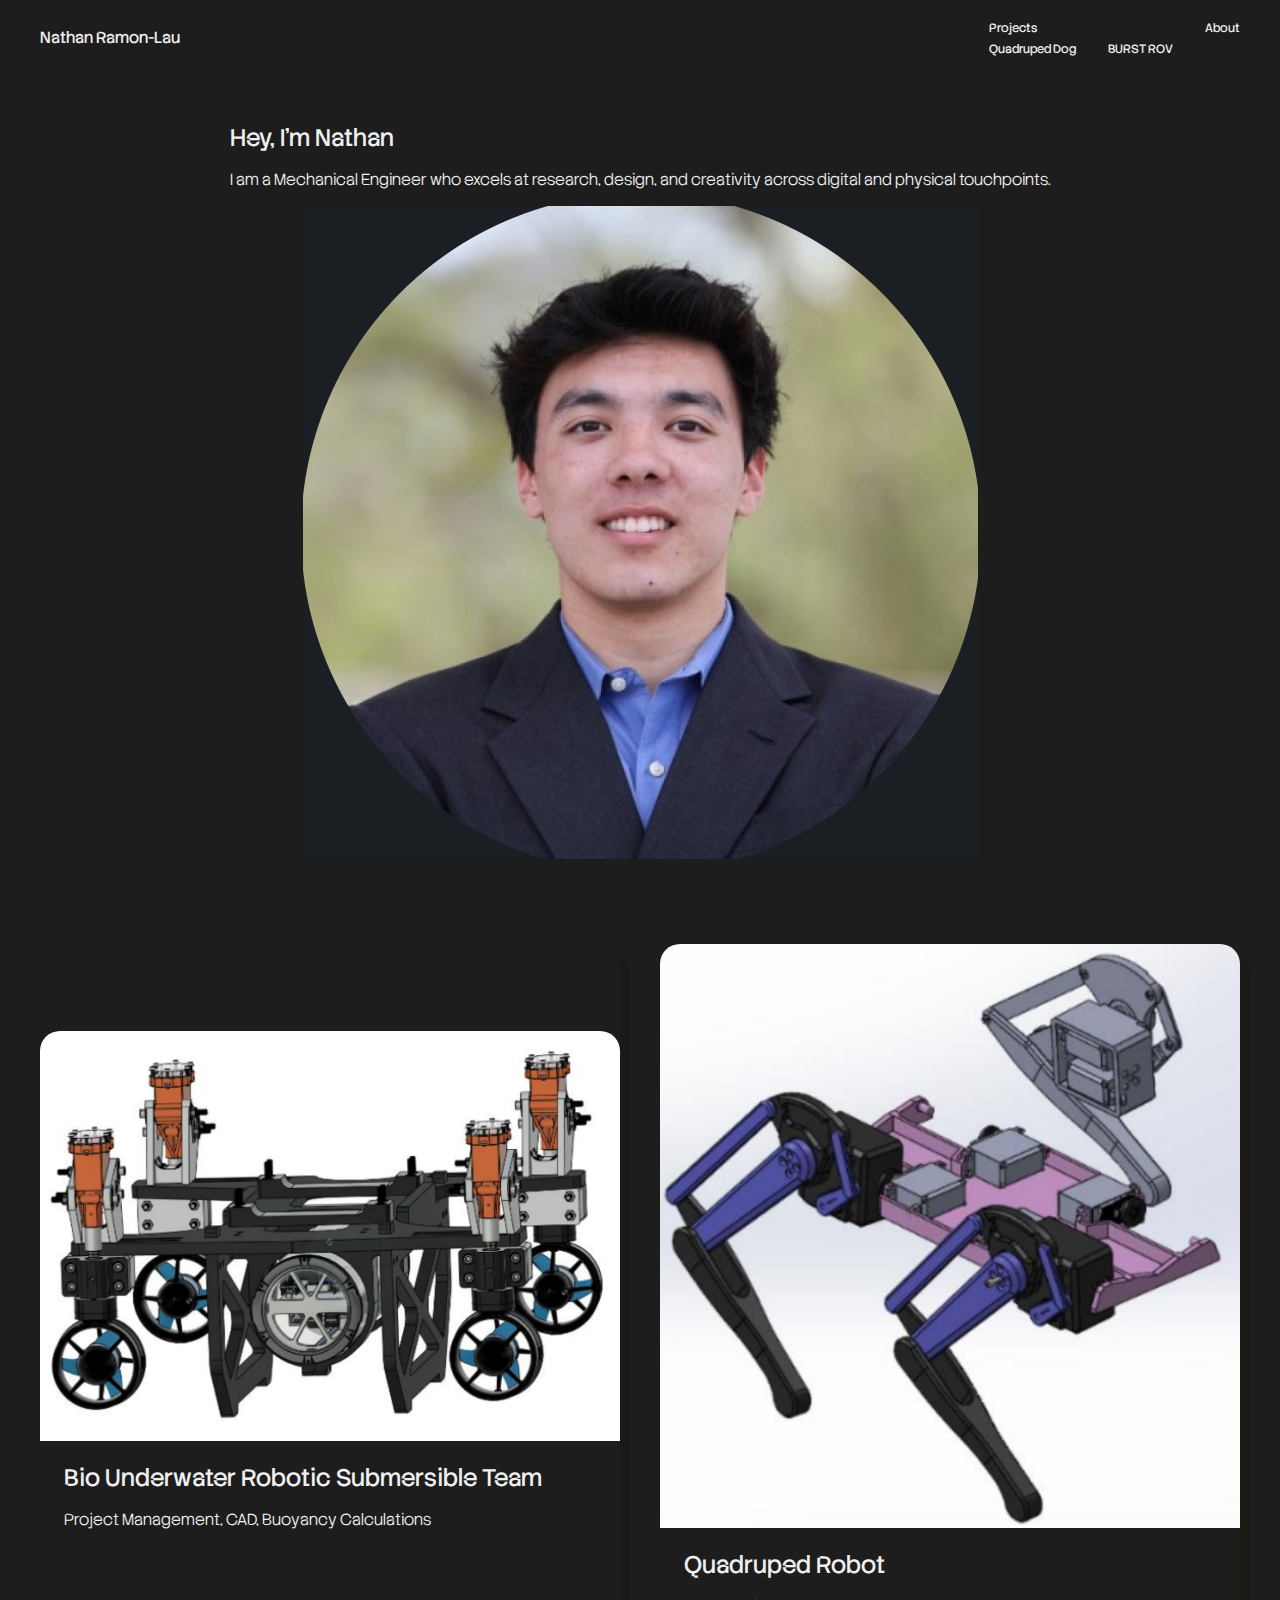
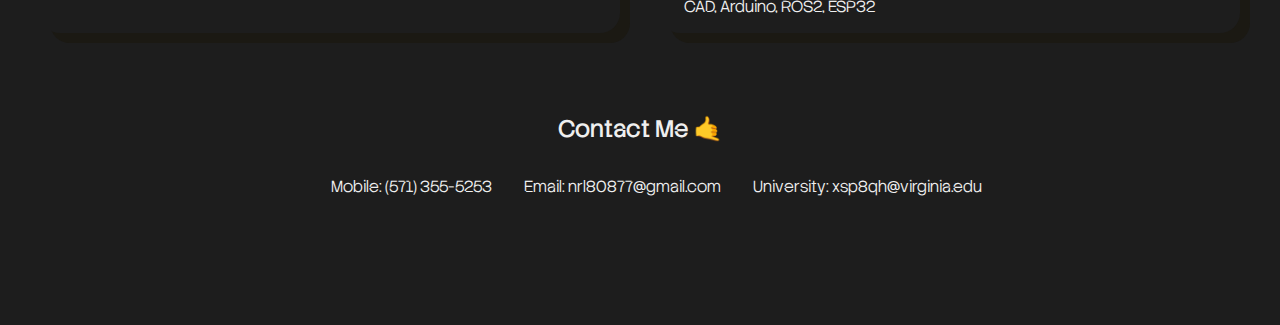
<file: index.html>
<!DOCTYPE html>
<html lang="en">
<head>
    <meta charset="UTF-8">
    <link rel="stylesheet" href="static/style.css">
    <link rel="preconnect" href="https://fonts.googleapis.com">
    <link rel="preconnect" href="https://fonts.gstatic.com" crossorigin>
    <link href="https://fonts.googleapis.com/css2?family=Stack+Sans+Notch:wght@200..700&display=swap" rel="stylesheet">
    <link rel="icon" type="image/x-icon" href="static/logos/favicon.ico">
    <title>Nathan Ramon-Lau</title>
</head>
<body>
    <header class="main-header">
        <div class="logo"><a href="index.html">Nathan Ramon-Lau</a></div>
        <nav class="main-nav">
            <ul>
                <li><a href="#">Projects</a>
                    <ul>
                        <li><a href="quadruped.html">Quadruped Dog</a></li>
                        <li><a href="burst.html">BURST ROV</a></li>
                    </ul>
                </li>
                <li><a href="about.html">About</a></li>
            </ul>
        </nav>
    </header>
    <main class="index-container">
        <div class="intro-overview hero">
            <div class="intro-overview-text">
                <h1 id="header-intro" class="header intro"></h1>
                <p id="description-intro" class="description intro">
                    I am a Mechanical Engineer who excels at research, design, and creativity across digital and physical touchpoints.
                </p>
            </div>
            <div class="intro-overview-image-container">
                <img src="static/images/nathan-portrait.png" alt="My portait"/>
            </div>
        </div>
        <script>
            function typeWriter(text, index) {
                if (index < text.length) {
                    document.getElementById("header-intro").innerHTML += text.charAt(index);
                    setTimeout(function () {
                        typeWriter(text, index + 1);
                    }, 50);
                }
            }
            let text = "Hey, I'm Nathan 👋";
            typeWriter(text, 0);
        </script>

        <div class="intro-projects-overview">
            <!-- 
            <div class="project-container">
                <div class="project-image-container">
                    <img src="static/images/project-filler-1.png" alt="project image"/>
                </div>

                <div class="project-overview">
                    <h1 class="header project">Robotics Researcher at BIER Lab</h1>
                    <p class="description project-text">
                        Lab Testing, Python
                    </p>
                </div>
            </div>
            -->
            <div class="project-container">
                <a href="burst.html">
                    <div class="project-image-container">
                        <img src="static/images/burst-image-1.png" alt="project image"/>
                    </div>

                    <div class="project-overview">
                        <h1 class="header project">Bio Underwater Robotic Submersible Team</h1>
                        <p class="description project-text">
                            Project Management, CAD, Buoyancy Calculations
                        </p>
                    </div>
                </a>
            </div>

            <div class="project-container">
                <a href="quadruped.html">
                    <div class="project-image-container">
                        <img src="static/images/quadruped-image-2.png" alt="project image"/>
                    </div>

                    <div class="project-overview">
                        <h1 class="header project">Quadruped Robot</h1>
                        <p class="description project-text">
                            CAD, Arduino, ROS2, ESP32
                        </p>
                    </div>
                </a>
            </div>
            <!-- 
            <div class="project-container">
                <div class="project-image-container">
                    <img src="static/images/project-filler-4.png" alt="project image"/>
                </div>

                <div class="project-overview">
                    <h1 class="header project">Gizmology</h1>
                    <p class="description project-text">
                        Product Design, Collaboration
                    </p>
                </div>
            </div>
            -->
        </div>
        <!-- 
        <div class="intro-technical-skills">
            <p class="description technical">
                Here are some of my technical skills
            </p>
            <div class="technical-skills-container">
                <div class="technical-skill-box">
                    
                    <img src="static/logos/solidworks-logo.png"/>
                </div>

                <div class="technical-skill-box">
                    
                    <img src="static/logos/python-logo.svg"/>
                </div>

                <div class="technical-skill-box">
                    
                    <img src="static/logos/fusion360-logo.svg"/>
                </div>

                <div class="technical-skill-box matlab">
                    
                    <img src="static/logos/MATLAB-logo.svg"/>
                </div>

                <div class="technical-skill-box onshape">
                    
                    <img src="static/logos/onshape-logo.png"/>
                </div>

                <div class="technical-skill-box c">
                    
                    <img src="static/logos/c++-logo.svg"/>
                </div>

                <div class="technical-skill-box html">
                    
                    <img src="static/logos/html-logo.svg"/>
                </div>
            </div>
        </div>
        -->
        <div class="intro-overview">
            <h1 class="header contact">Contact Me 🤙</h1>
            <div class="contact-links">
                <p class="description contact">Mobile: (571) 355-5253</p>
                <p class="description contact">Email: nrl80877@gmail.com</p>
                <p class="description contact">University: xsp8qh@virginia.edu</p>
            </div>
        </div>
    </main>

</body>
</html>
</file>
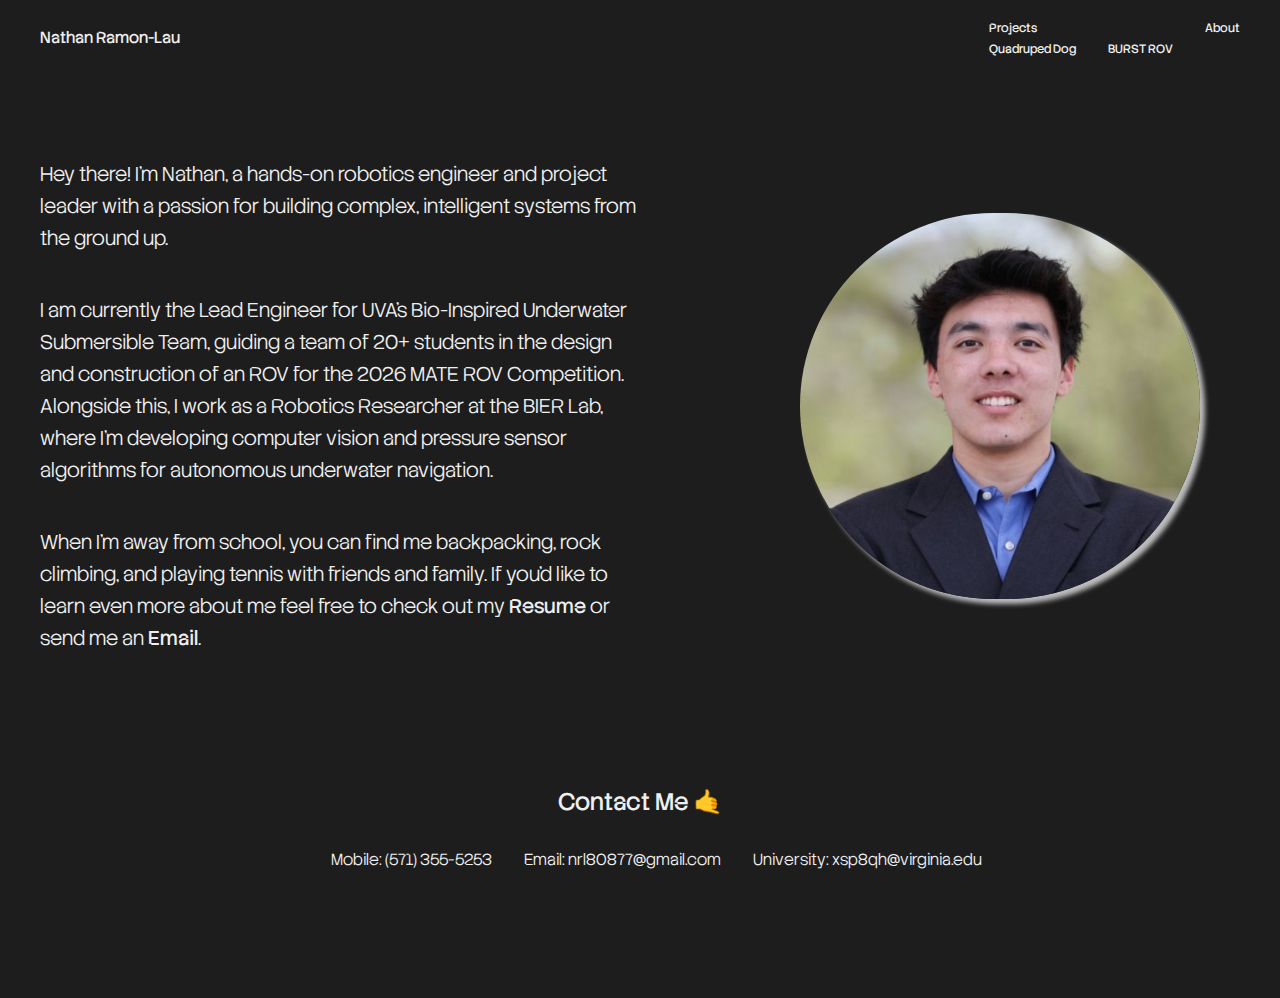
<file: about.html>
<!DOCTYPE html>
<html lang="en">
<head>
    <meta charset="UTF-8">
    <link rel="stylesheet" href="static/style.css">
    <link rel="stylesheet" href="static/project.css">
    <link rel="stylesheet" href="static/about.css">
    <link rel="preconnect" href="https://fonts.googleapis.com">
    <link rel="preconnect" href="https://fonts.gstatic.com" crossorigin>
    <link href="https://fonts.googleapis.com/css2?family=Stack+Sans+Notch:wght@200..700&display=swap" rel="stylesheet">
    <title>Nathan Ramon-Lau</title>
</head>
<body>
    <header class="main-header">
        <div class="logo"><a href="index.html">Nathan Ramon-Lau</a></div>
        <nav class="main-nav">
            <ul>
                <li><a href="#">Projects</a>
                    <ul>
                        <li><a href="quadruped.html">Quadruped Dog</a></li>
                        <li><a href="burst.html">BURST ROV</a></li>
                    </ul>
                </li>
                <li><a href="about.html">About</a></li>
            </ul>
        </nav>
    </header>
    <main class="about-page-section">
        <div class="about-page-container">
            <div class="about-text">
                <p class="description about">
                    Hey there! I'm Nathan, a hands-on robotics engineer and project leader with a passion for building complex, intelligent systems from the ground up.
                </p>
                <p class="description about">
                    I am currently the Lead Engineer for UVA's Bio-Inspired Underwater Submersible Team, guiding a team of 20+ students in the design and construction of an ROV for the 2026 MATE ROV Competition. 
                    Alongside this, I work as a Robotics Researcher at the BIER Lab, where I'm developing computer vision and pressure sensor algorithms for autonomous underwater navigation. 
                </p>
                <p class="description about">
                    When I'm away from school, you can find me backpacking, rock climbing, and playing tennis with friends and family. If you'd like to learn even more about me feel free to check out my <strong><a href="static/documents/selbairav-resume.pdf" target="blank">Resume</a></strong> or send me an <strong><a href="mailto:nrl80877@gmail.com">Email</a></strong>.
                </p>
            </div>

            <div class="about-photo-container">
                <img src="static/images/nathan-portrait.png"/>
            </div>
        </div>

        <div class="intro-overview">
            <h1 class="header contact">Contact Me 🤙</h1>
            <div class="contact-links">
                <p class="description contact">Mobile: (571) 355-5253</p>
                <p class="description contact">Email: nrl80877@gmail.com</p>
                <p class="description contact">University: xsp8qh@virginia.edu</p>
            </div>
        </div>
    </main>

</body>
</html>
</file>
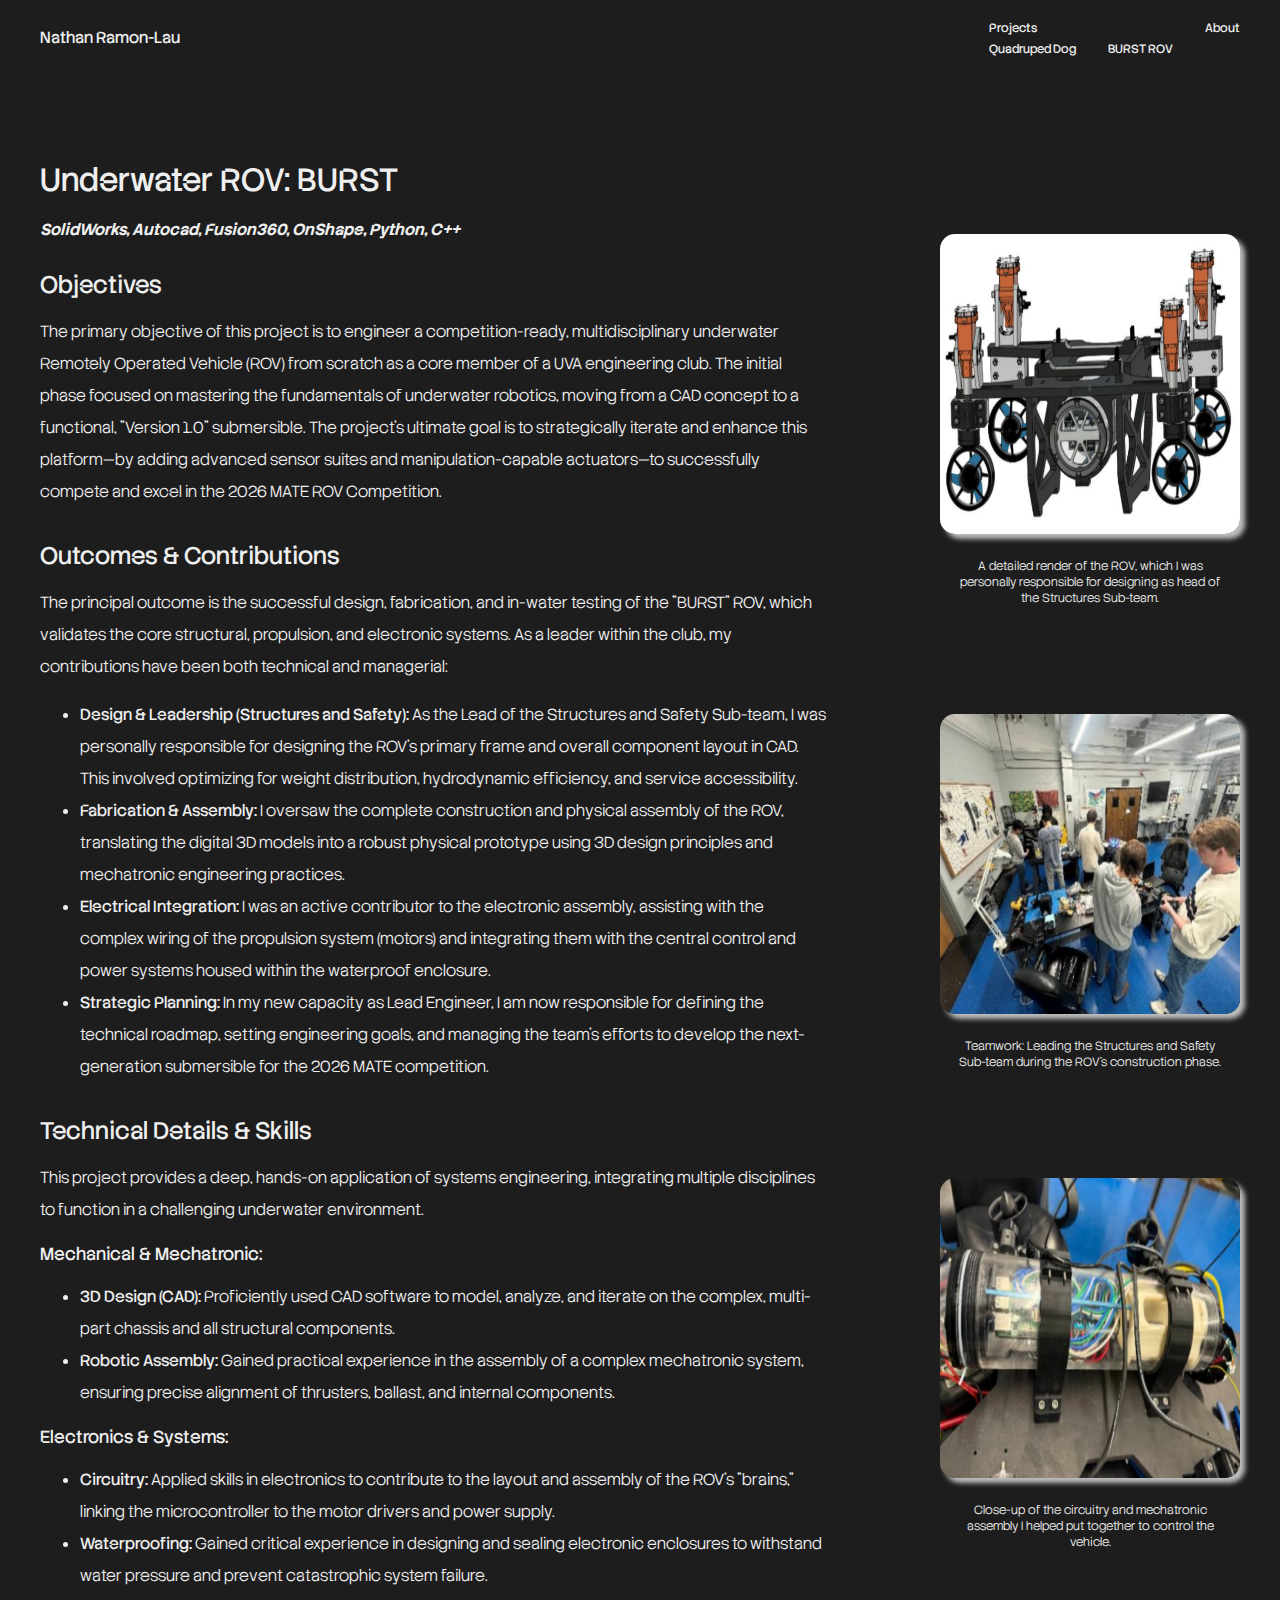
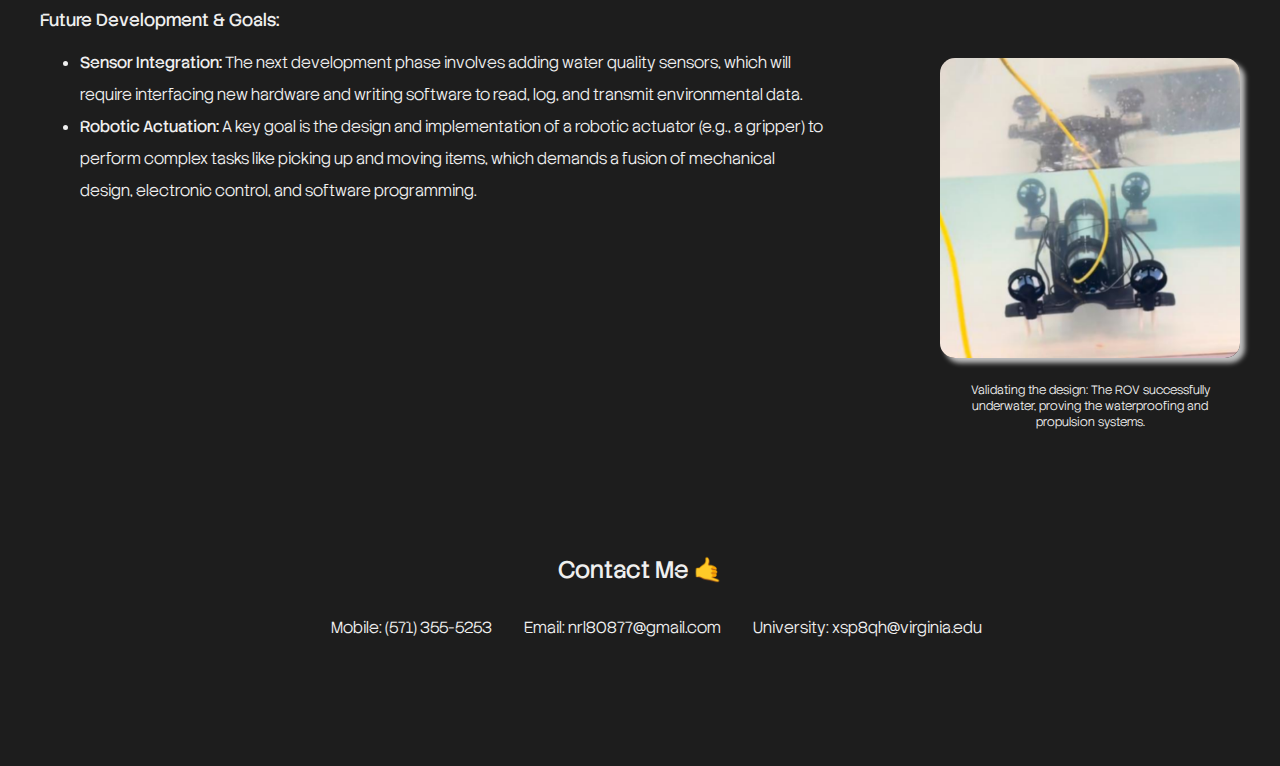
<file: burst.html>
<!DOCTYPE html>
<html lang="en">
<head>
    <meta charset="UTF-8">
    <link rel="stylesheet" href="static/style.css">
    <link rel="stylesheet" href="static/project.css">
    <link rel="stylesheet" href="static/about.css">
    <link rel="preconnect" href="https://fonts.googleapis.com">
    <link rel="preconnect" href="https://fonts.gstatic.com" crossorigin>
    <link href="https://fonts.googleapis.com/css2?family=Stack+Sans+Notch:wght@200..700&display=swap" rel="stylesheet">
    <link rel="icon" type="image/x-icon" href="static/logos/favicon.ico">
    <title>Nathan Ramon-Lau</title>
</head>
<body>
    <header class="main-header">
        <div class="logo"><a href="index.html">Nathan Ramon-Lau</a></div>
        <nav class="main-nav">
            <ul>
                <li><a href="#">Projects</a>
                    <ul>
                        <li><a href="quadruped.html">Quadruped Dog</a></li>
                        <li><a href="burst.html">BURST ROV</a></li>
                    </ul>
                </li>
                <li><a href="about.html">About</a></li>
            </ul>
        </nav>
    </header>
    <main class="project-page-section">
        <div class="project-page-container">
            <div class="project-text-section">
                <div class="header-with-skills">
                    <h1 id="header-project" class="header project">Underwater ROV: BURST</h1>
                    <h2 class="subheader-italics project">SolidWorks, Autocad, Fusion360, OnShape, Python, C++ </h2>
                </div>
                <div class="project-text-container">
                    <h1 class="project-header">Objectives</h1>
                    <p class="description project">
                        The primary objective of this project is to engineer a competition-ready, multidisciplinary underwater Remotely Operated Vehicle (ROV) from scratch as a core member of a UVA engineering club. 
                        The initial phase focused on mastering the fundamentals of underwater robotics, moving from a CAD concept to a functional, "Version 1.0" submersible. 
                        The project's ultimate goal is to strategically iterate and enhance this platform—by adding advanced sensor suites and manipulation-capable actuators—to successfully compete and excel in the 2026 MATE ROV Competition.
                    </p>
                </div>

                <div class="project-text-container">
                    <h1 class="project-header">Outcomes & Contributions</h1>
                    <p class="description project">
                        The principal outcome is the successful design, fabrication, and in-water testing of the "BURST" ROV, which validates the core structural, propulsion, and electronic systems. 
                        As a leader within the club, my contributions have been both technical and managerial:
                    </p>
                    <ul class="bullet-list project">
                        <li><strong>Design & Leadership (Structures and Safety): </strong>As the Lead of the Structures and Safety Sub-team, I was personally responsible for designing the ROV's primary frame and overall component layout in CAD. This involved optimizing for weight distribution, hydrodynamic efficiency, and service accessibility.</li>
                        <li><strong>Fabrication & Assembly: </strong>I oversaw the complete construction and physical assembly of the ROV, translating the digital 3D models into a robust physical prototype using 3D design principles and mechatronic engineering practices.</li>
                        <li><strong>Electrical Integration: </strong>I was an active contributor to the electronic assembly, assisting with the complex wiring of the propulsion system (motors) and integrating them with the central control and power systems housed within the waterproof enclosure.</li>
                        <li><strong>Strategic Planning: </strong>In my new capacity as Lead Engineer, I am now responsible for defining the technical roadmap, setting engineering goals, and managing the team's efforts to develop the next-generation submersible for the 2026 MATE competition.</li>
                    </ul>
                </div>

                <div class="project-text-container">
                    <h1 class="project-header">Technical Details & Skills</h1>
                    <p class="description project">
                        This project provides a deep, hands-on application of systems engineering, integrating multiple disciplines to function in a challenging underwater environment.
                    </p>
                    <h2 class="subheader project">Mechanical & Mechatronic:</h2>
                    <ul class="bullet-list project">
                        <li><strong>3D Design (CAD): </strong>Proficiently used CAD software to model, analyze, and iterate on the complex, multi-part chassis and all structural components.</li>
                        <li><strong>Robotic Assembly: </strong>Gained practical experience in the assembly of a complex mechatronic system, ensuring precise alignment of thrusters, ballast, and internal components.</li>
                    </ul>

                    <h2 class="subheader project">Electronics & Systems:</h2>
                    <ul class="bullet-list project">
                        <li><strong>Circuitry: </strong>Applied skills in electronics to contribute to the layout and assembly of the ROV's "brains," linking the microcontroller to the motor drivers and power supply.</li>
                        <li><strong>Waterproofing: </strong>Gained critical experience in designing and sealing electronic enclosures to withstand water pressure and prevent catastrophic system failure.</li>
                    </ul>

                    <h2 class="subheader project">Future Development & Goals:</h2>
                    <ul class="bullet-list project">
                        <li><strong>Sensor Integration: </strong>The next development phase involves adding water quality sensors, which will require interfacing new hardware and writing software to read, log, and transmit environmental data.</li>
                        <li><strong>Robotic Actuation: </strong>A key goal is the design and implementation of a robotic actuator (e.g., a gripper) to perform complex tasks like picking up and moving items, which demands a fusion of mechanical design, electronic control, and software programming.</li>
                    </ul>
                </div>
            </div>

            <div class="project-images-section">
                <div class="project-image-container-project-page">
                    <img src="static/images/burst-image-1.png"/>
                    <p class="image-caption project">A detailed render of the ROV, which I was personally responsible for designing as head of the Structures Sub-team.</p>
                </div>
                <div class="project-image-container-project-page">
                    <img src="static/images/burst-image-2.png"/>
                    <p class="image-caption project">Teamwork: Leading the Structures and Safety Sub-team during the ROV's construction phase.</p>
                </div>
                <div class="project-image-container-project-page">
                    <img src="static/images/burst-image-3.png"/>
                    <p class="image-caption project">Close-up of the circuitry and mechatronic assembly I helped put together to control the vehicle.</p>
                </div>
                <div class="project-image-container-project-page">
                    <img src="static/images/burst-image-4.png"/>
                    <p class="image-caption project">Validating the design: The ROV successfully underwater, proving the waterproofing and propulsion systems.</p>
                </div>

            </div>
        </div>

        <div class="intro-overview">
            <h1 class="header contact">Contact Me 🤙</h1>
            <div class="contact-links">
                <p class="description contact">Mobile: (571) 355-5253</p>
                <p class="description contact">Email: nrl80877@gmail.com</p>
                <p class="description contact">University: xsp8qh@virginia.edu</p>
            </div>
        </div>
    </main>

</body>
</html>
</file>
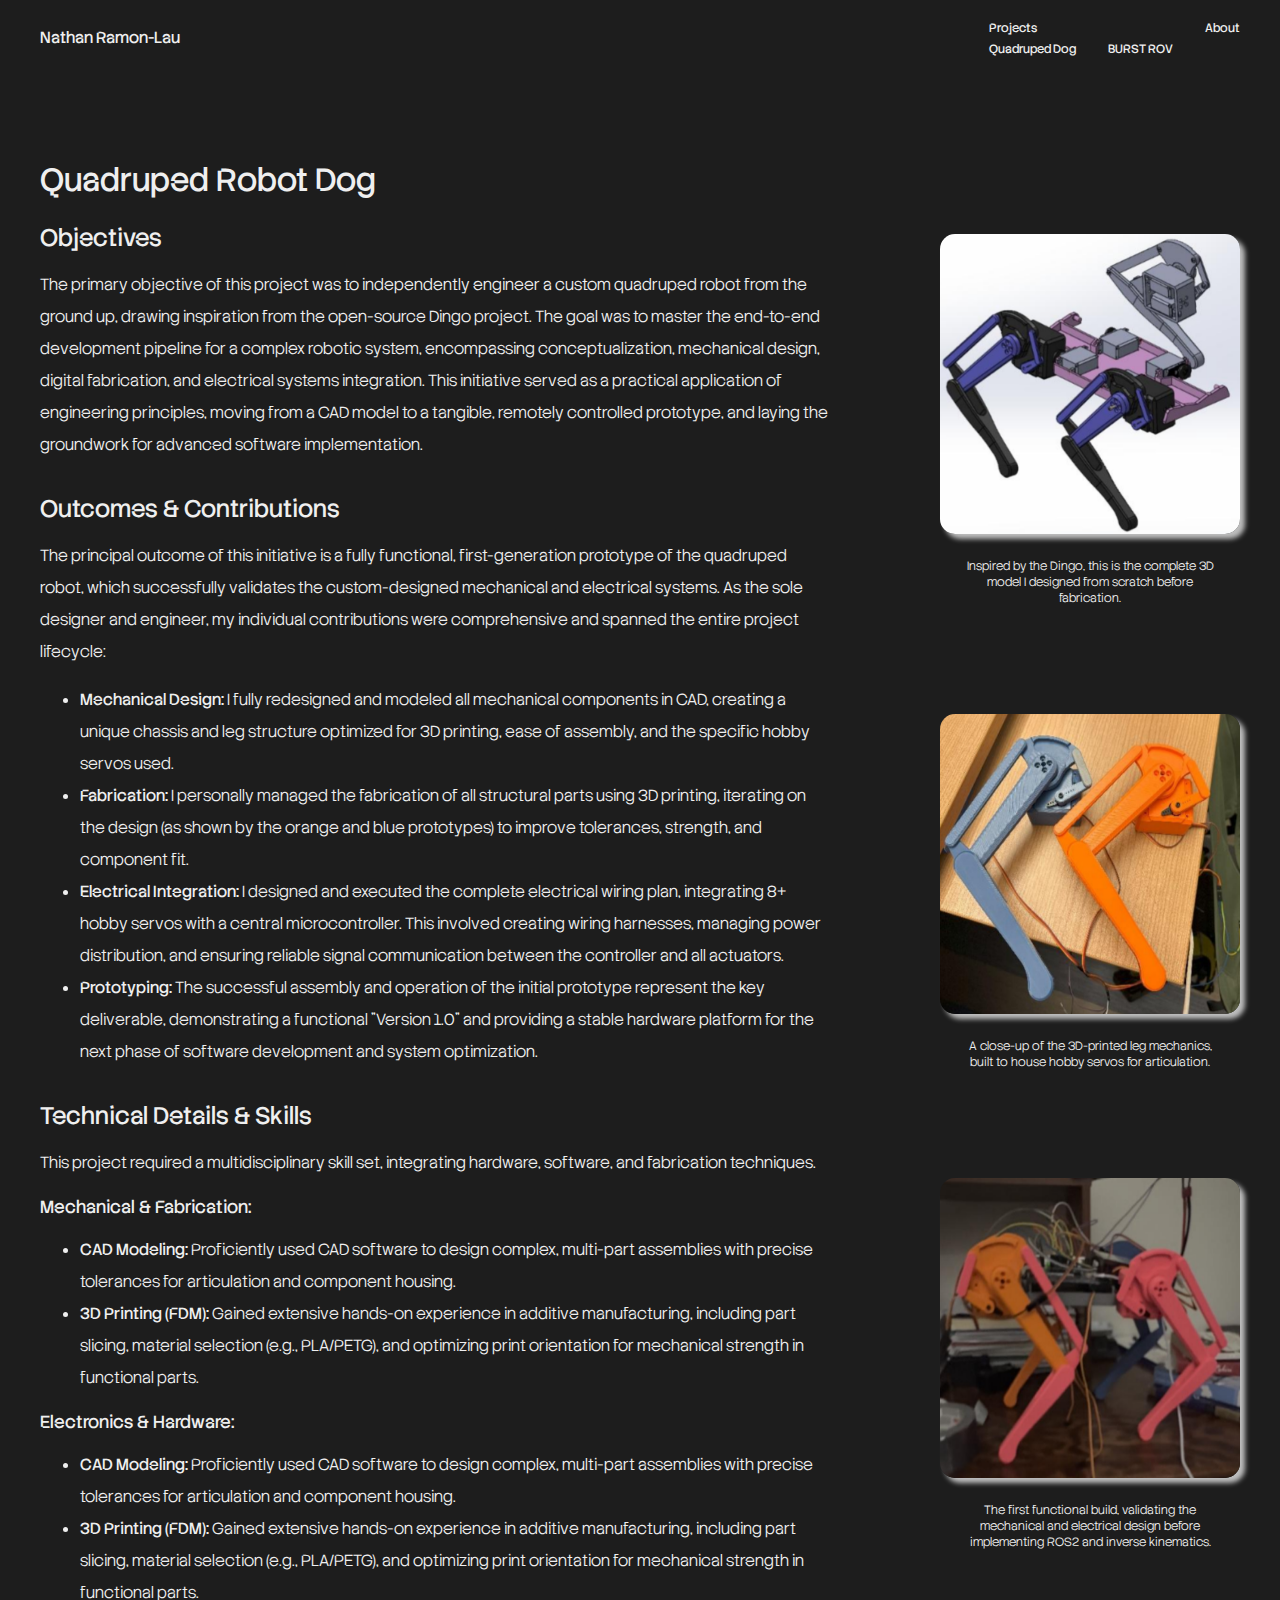
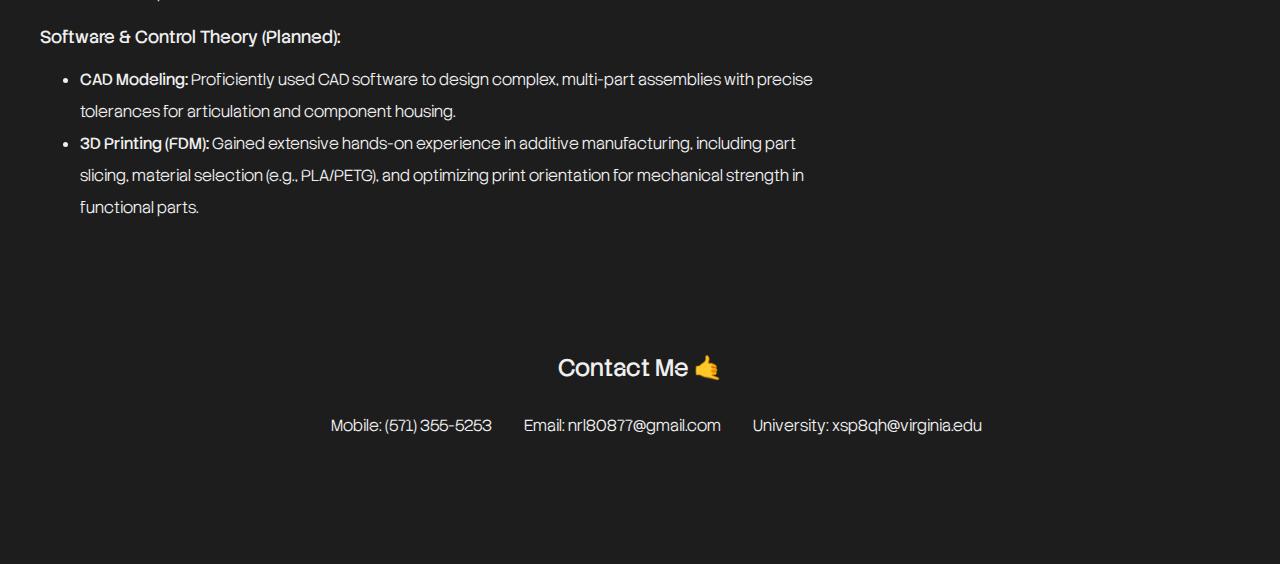
<file: quadruped.html>
<!DOCTYPE html>
<html lang="en">
<head>
    <meta charset="UTF-8">
    <link rel="stylesheet" href="static/style.css">
    <link rel="stylesheet" href="static/project.css">
    <link rel="stylesheet" href="static/about.css">
    <link rel="preconnect" href="https://fonts.googleapis.com">
    <link rel="preconnect" href="https://fonts.gstatic.com" crossorigin>
    <link href="https://fonts.googleapis.com/css2?family=Stack+Sans+Notch:wght@200..700&display=swap" rel="stylesheet">
    <title>Nathan Ramon-Lau</title>
</head>
<body>
    <header class="main-header">
        <div class="logo"><a href="index.html">Nathan Ramon-Lau</a></div>
        <nav class="main-nav">
            <ul>
                <li><a href="#">Projects</a>
                    <ul>
                        <li><a href="quadruped.html">Quadruped Dog</a></li>
                        <li><a href="burst.html">BURST ROV</a></li>
                    </ul>
                </li>
                <li><a href="about.html">About</a></li>
            </ul>
        </nav>
    </header>
    <main class="project-page-section">
        <div class="project-page-container">
            <div class="project-text-section">
                <h1 id="header-project" class="header project">Quadruped Robot Dog</h1>
                <div class="project-text-container">
                    <h1 class="project-header">Objectives</h1>
                    <p class="description project">
                        The primary objective of this project was to independently engineer a custom quadruped robot from the ground up, drawing inspiration from the open-source Dingo project. 
                        The goal was to master the end-to-end development pipeline for a complex robotic system, encompassing conceptualization, mechanical design, digital fabrication, and electrical systems integration. 
                        This initiative served as a practical application of engineering principles, moving from a CAD model to a tangible, remotely controlled prototype, and laying the groundwork for advanced software implementation.
                    </p>
                </div>

                <div class="project-text-container">
                    <h1 class="project-header">Outcomes & Contributions</h1>
                    <p class="description project">
                        The principal outcome of this initiative is a fully functional, first-generation prototype of the quadruped robot, which successfully validates the custom-designed mechanical and electrical systems. 
                        As the sole designer and engineer, my individual contributions were comprehensive and spanned the entire project lifecycle:
                    </p>
                    <ul class="bullet-list project">
                        <li><strong>Mechanical Design: </strong>I fully redesigned and modeled all mechanical components in CAD, creating a unique chassis and leg structure optimized for 3D printing, ease of assembly, and the specific hobby servos used.</li>
                        <li><strong>Fabrication: </strong>I personally managed the fabrication of all structural parts using 3D printing, iterating on the design (as shown by the orange and blue prototypes) to improve tolerances, strength, and component fit.</li>
                        <li><strong>Electrical Integration: </strong>I designed and executed the complete electrical wiring plan, integrating 8+ hobby servos with a central microcontroller. This involved creating wiring harnesses, managing power distribution, and ensuring reliable signal communication between the controller and all actuators.</li>
                        <li><strong>Prototyping: </strong>The successful assembly and operation of the initial prototype represent the key deliverable, demonstrating a functional "Version 1.0" and providing a stable hardware platform for the next phase of software development and system optimization.</li>
                    </ul>
                </div>

                <div class="project-text-container">
                    <h1 class="project-header">Technical Details & Skills</h1>
                    <p class="description project">
                        This project required a multidisciplinary skill set, integrating hardware, software, and fabrication techniques.
                    </p>
                    <h2 class="subheader project">Mechanical & Fabrication:</h2>
                    <ul class="bullet-list project">
                        <li><strong>CAD Modeling: </strong>Proficiently used CAD software to design complex, multi-part assemblies with precise tolerances for articulation and component housing.</li>
                        <li><strong>3D Printing (FDM): </strong>Gained extensive hands-on experience in additive manufacturing, including part slicing, material selection (e.g., PLA/PETG), and optimizing print orientation for mechanical strength in functional parts.</li>
                    </ul>

                    <h2 class="subheader project">Electronics & Hardware:</h2>
                    <ul class="bullet-list project">
                        <li><strong>CAD Modeling: </strong>Proficiently used CAD software to design complex, multi-part assemblies with precise tolerances for articulation and component housing.</li>
                        <li><strong>3D Printing (FDM): </strong>Gained extensive hands-on experience in additive manufacturing, including part slicing, material selection (e.g., PLA/PETG), and optimizing print orientation for mechanical strength in functional parts.</li>
                    </ul>

                    <h2 class="subheader project">Software & Control Theory (Planned):</h2>
                    <ul class="bullet-list project">
                        <li><strong>CAD Modeling: </strong>Proficiently used CAD software to design complex, multi-part assemblies with precise tolerances for articulation and component housing.</li>
                        <li><strong>3D Printing (FDM): </strong>Gained extensive hands-on experience in additive manufacturing, including part slicing, material selection (e.g., PLA/PETG), and optimizing print orientation for mechanical strength in functional parts.</li>
                    </ul>
                </div>
            </div>

            <div class="project-images-section">
                <div class="project-image-container-project-page">
                    <img src="static/images/quadruped-image-2.png"/>
                    <p class="image-caption project">Inspired by the Dingo, this is the complete 3D model I designed from scratch before fabrication.</p>
                </div>
                <div class="project-image-container-project-page">
                    <img src="static/images/quadruped-image-1.png"/>
                    <p class="image-caption project">A close-up of the 3D-printed leg mechanics, built to house hobby servos for articulation.</p>
                </div>
                <div class="project-image-container-project-page">
                    <img src="static/images/quadruped-image-3.png"/>
                    <p class="image-caption project">The first functional build, validating the mechanical and electrical design before implementing ROS2 and inverse kinematics.</p>
                </div>

            </div>
        </div>

        <div class="intro-overview">
            <h1 class="header contact">Contact Me 🤙</h1>
            <div class="contact-links">
                <p class="description contact">Mobile: (571) 355-5253</p>
                <p class="description contact">Email: nrl80877@gmail.com</p>
                <p class="description contact">University: xsp8qh@virginia.edu</p>
            </div>
        </div>
    </main>

</body>
</html>
</file>
<file: static/style.css>
body {
    background-color: #1d1d1d;
    color: #EFEFEF;
    font-family: "Stack Sans Notch", sans-serif;
    font-style: normal;
    margin: 0;
    padding: 0;
}

a {
    color: inherit;
    text-decoration: none;
}

.header {
    font-size: 1.5rem;
    font-weight: 400;
}

.description {
    font-size: 1rem;
    font-weight: 100;
}

.main-header {
    display: flex;
    justify-content: space-between;
    align-items: center;
    padding: 1rem 2rem;
    max-width: 1200px;
    margin-left: auto;
    margin-right: auto;
}

.logo {
    font-size: 1rem;
    font-weight: 400;
}

.main-nav ul {
    list-style-type: none;
    margin: 0;
    padding: 0;
    display: flex;
    gap: 2rem;
}

.main-nav a {
    font-size: .75rem;
    text-decoration: none;
    transition: color 0.2s ease-in-out;
}

.index-container {
    max-width: 1200px;
    margin: 2rem auto;
    padding: 0 2rem;
    display: flex;
    flex-direction: column;

}

.intro-overview {
    display: flex;
    align-items: center;
    flex-direction: column;
    justify-content: right;
    margin-bottom: 5rem;
}

.intro-video-section {
    display: flex;
    border-radius: 20px;
    background-image: url(images/san-vicente-background.png);
    flex-grow: 1;
    padding: 5rem;
    background-position: center;
    background-size: cover;
}

.intro-video-container video {
    width: 100%;
    height: auto;
    border-radius: 15px;
}

.intro-technical-skills {
    display: flex;
    align-items: center;
    flex-direction: column;
    justify-content: right;
    margin: 5rem;
}

.technical-skills-container {
    display: flex;
    align-items: center;
    flex-direction: row;
    margin-bottom: 1rem;
    margin-top: 2rem;
    max-width: 1200px;
}

.technical-skill-box {
    display: flex;
    align-items: center;
    justify-content: center;
    border-radius: 15px;
    background-color: #1b1913;
    margin-left: 1.5rem;
    width: 150px;
    height: 120px;
}


.technical-skill-box img {
    width: 100px;
    height: 100px;
}

.technical-skill-box.autocad img {
    width: 100px;
    height: 60px;
}

.technical-skill-box.matlab img {
    width: 75px;
    height: 75px;
}

.technical-skill-box.onshape img {
    width: 100px;
    height: 30px;
}

.technical-skill-box.html img {
    width: 60px;
    height: 60px;
}

.technical-skill-box.c img {
    width: 90px;
    height: 90px;
}

.intro-projects-overview {
    display: grid;
    grid-template-columns: 1fr 1fr;
    gap: 40px;
}

.project-container {
    display: flex;
    justify-content: center;
    flex-direction: column;
    border-radius: 20px;
    box-shadow: 10px 10px #1b1913;
    cursor: pointer;
    transition: all 0.2s ease-in-out;
}

.project-container:hover {
    transform: translateY(-10px);
}

.project-image-container img {
    border-radius: 20px 20px 0px 0px;
    width: 100%;
    background-position: center;
    background-size: cover;

}

.project-overview {
    padding-left: 1.5rem;
}

.header.contact {
    margin-top: 5rem;
}

.contact-links {
    display: flex;
    flex-direction: row;
}

.description.contact {
    padding-left: 2rem;
}
</file>
<file: static/project.css>
.project-page-section {
    max-width: 1200px;
    margin: 2rem auto;
    padding: 0 2rem;
    display: flex;
    flex-direction: column;
}

.project-page-container {
    max-width: 1200px;
    margin: 2rem auto;
    display: flex;
    flex-direction: row;
}

.project-text-section {
    display: flex;
    justify-content: right;
    flex-direction: column;
    margin-right: 7rem;
}

.project-images-section {
    display: flex;
    justify-content: left;
    flex-direction: column;
}

.header.project {
    font-size: 2rem;
    margin-bottom: .25rem;
}

.project-header {
    font-size: 1.5rem;
    font-weight: 400;
}

.description.project {
    line-height: 2rem;
}

.project-image-container-project-page {
    display: flex;
    flex-direction: column;
    justify-content: center;
    align-items: center;
    margin-top: 6rem;
}

.project-image-container-project-page img {
    border-radius: 15px;
    width: 300px;
    height: 300px;
    box-shadow: 5px 5px 5px #bebebe;
}

.image-caption.project {
    font-size: .75rem;
    font-weight: 50;
    margin-left: 1rem;
    margin-right: 1rem;
    text-align: center;
    margin-top: 1.5rem;
}

.bullet-list {
    font-weight: 100;
    line-height: 2rem;
}

.subheader {
    font-weight: 400;
    font-size: 1.1rem;
}

.header-with-skills {
    display: flex;
    flex-direction: column;
    
}

.technical-skill-box.project {
    margin-left: 1rem;
    width: 120px;
    height: 100px;
    align-items: flex-end;
}

.subheader-italics {
    font-size: 1rem;
    font-style: italic;
}
</file>
<file: static/about.css>
.about-page-section {
    max-width: 1200px;
    margin: 2rem auto;
    padding: 0 2rem;
    display: flex;
    flex-direction: column;
}

.about-page-container {
    max-width: 1200px;
    margin: 2rem auto;
    display: flex;
    flex-direction: row;
}

.about-text {
    display: flex;
    margin-right: 5rem;
    flex-direction: column;
    max-width: 50%;
}

.description.about {
    font-size: 1.25rem;
    line-height: 2rem;
}

.about-photo-container {
    display: flex;
    align-items: center;
    justify-content: right;
    margin-left: 5rem;

}

.about-photo-container img {
    border-radius: 500px;
    max-width: 400px;
    max-height: 600px;
    box-shadow: 5px 5px 5px #bebebe;
    object-fit: cover;

}
</file>
